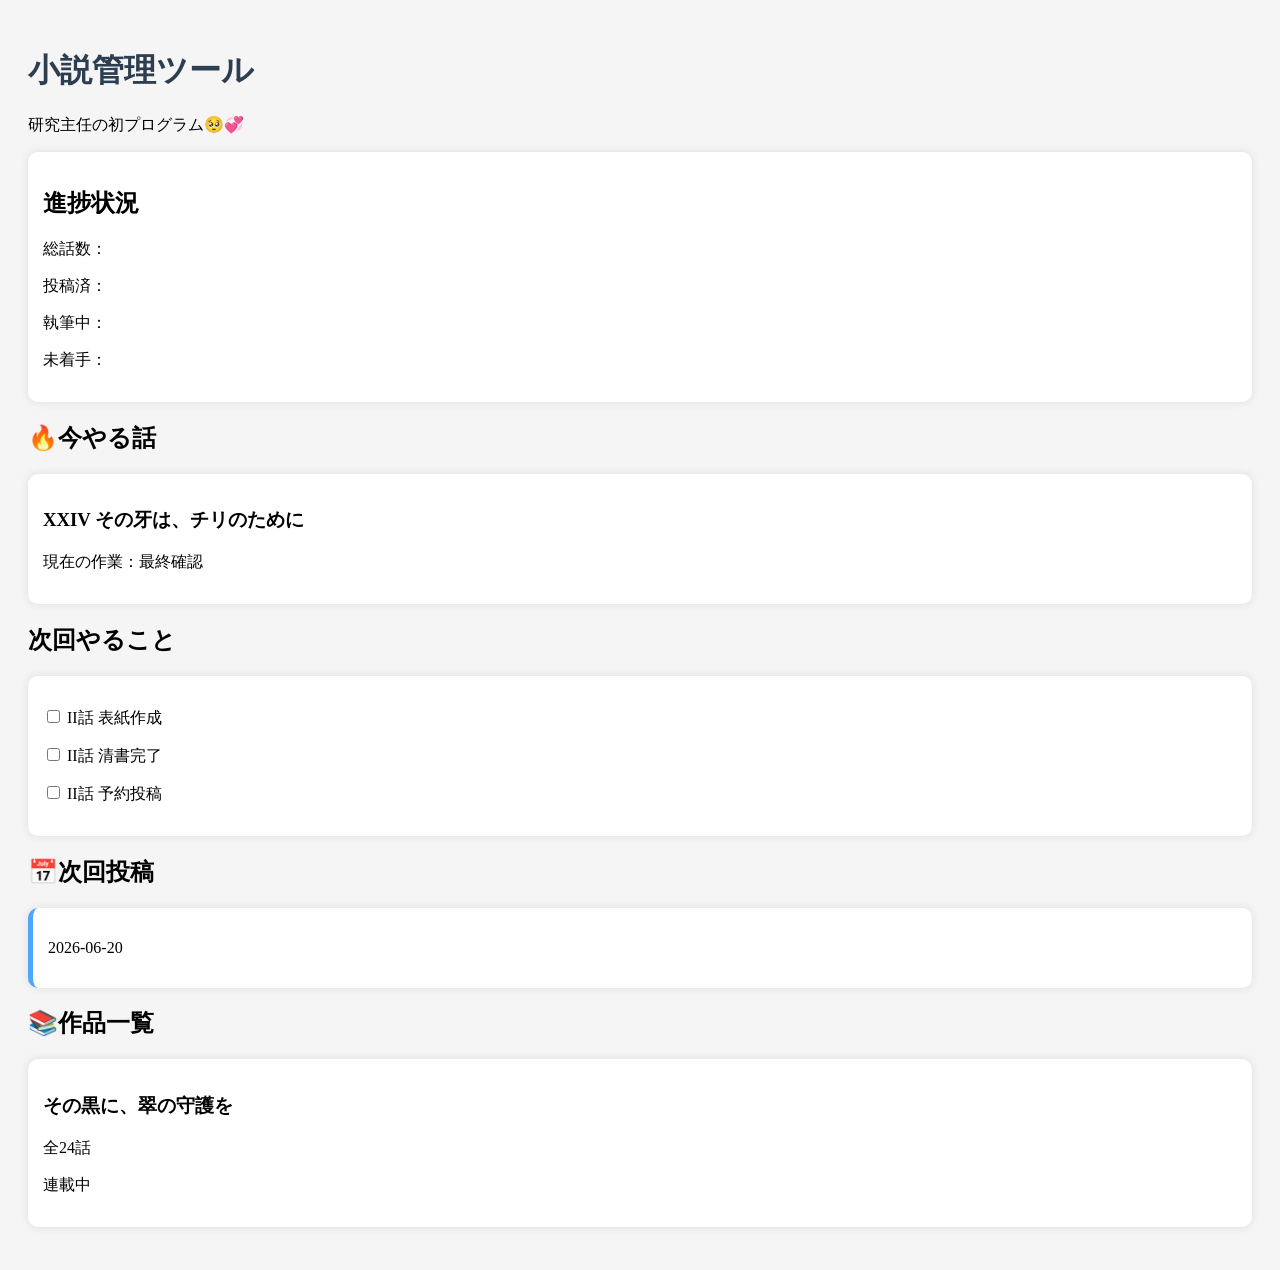
<file: index.html>
<!DOCTYPE html>
<html>
    <style>

body{
    background-color:#f5f5f5;
    font-family:"Yu Gothic";
    padding:20px;
}

.card{
    background:white;
    border-radius:10px;
    padding:15px;
    margin-bottom:15px;
    box-shadow:0 0 10px rgba(0,0,0,0.1);
}

h1{
    color:#2c3e50;
}

.status{
    display:inline-block;
    padding:4px 10px;
    border-radius:20px;
    font-size:12px;
    font-weight:bold;
}

.done{
    background:#d4f8d4;
    color:#1f7a1f;
}

.writing{
    background:#fff3c4;
    color:#8a6500;
}

.notyet{
    background:#ffd6d6;
    color:#a10000;
}
.cover-done {
    color: #28a745;
    font-weight: bold;
}

.cover-notyet {
    color: #dc3545;
    font-weight: bold;
}
.text-writing {
    color: #ffc107;
    font-weight: bold;
}

.text-done {
    color: #28a745;
    font-weight: bold;
}
.reserve-done {
    color: #28a745;
    font-weight: bold;
}

.reserve-notyet {
    color: #dc3545;
    font-weight: bold;
}
.pixiv-public {
    color: #28a745;
    font-weight: bold;
}

.pixiv-private {
    color: #dc3545;
    font-weight: bold;
}
.schedule-set {
    color: #28a745;
    font-weight: bold;
}

.schedule-notset {
    color: #dc3545;
    font-weight: bold;
}
.card[data-status="done"] {
    border-left: 6px solid #28a745;
}

.card[data-status="writing"] {
    border-left: 6px solid #ffc107;
}

.card[data-status="notyet"] {
    border-left: 6px solid #dc3545;
}
.card.schedule {
    border-left: 5px solid #4da6ff;
}
.done-task {
    color: gray;
    text-decoration: line-through;
}

</style>
<head>
    <title>小説管理ツール</title>
</head>
<body>
    <h1>小説管理ツール</h1>
    <p>研究主任の初プログラム🥺💞</p>
    <div class="card">

<h2>進捗状況</h2>

<p>総話数：<span id="totalCount"></span></p>
<p>投稿済：<span id="doneCount"></span></p>
<p>執筆中：<span id="writingCount"></span></p>
<p>未着手：<span id="notyetCount"></span></p>

</div>
<h2>🔥今やる話</h2>

<div class="card">
    <h3>XXIV その牙は、チリのために</h3>
    <p>現在の作業：最終確認</p>
</div>
<h2>次回やること</h2>

<div class="card">
   <p>
<input type="checkbox" id="task1">
<span id="text1">II話 表紙作成</span>

<p>
<input type="checkbox" id="task2">
<span id="text2">II話 清書完了</span>
</p>

<p>
<input type="checkbox" id="task3">
<span id="text3">II話 予約投稿</span>
</p>
</div>
<h2>📅次回投稿</h2>

<div class="card schedule">
    <p id="nextPostDate">2026-06-20</p>
    <p id="daysLeft"></p>
</div>
<h2>📚作品一覧</h2>

<a href="story.html" style="text-decoration:none; color:inherit;">
  <div class="card">
    <h3>その黒に、翠の守護を</h3>
    <p>全24話</p>
    <p>連載中</p>
  </div>
</a>


</body>
</html>
</file>
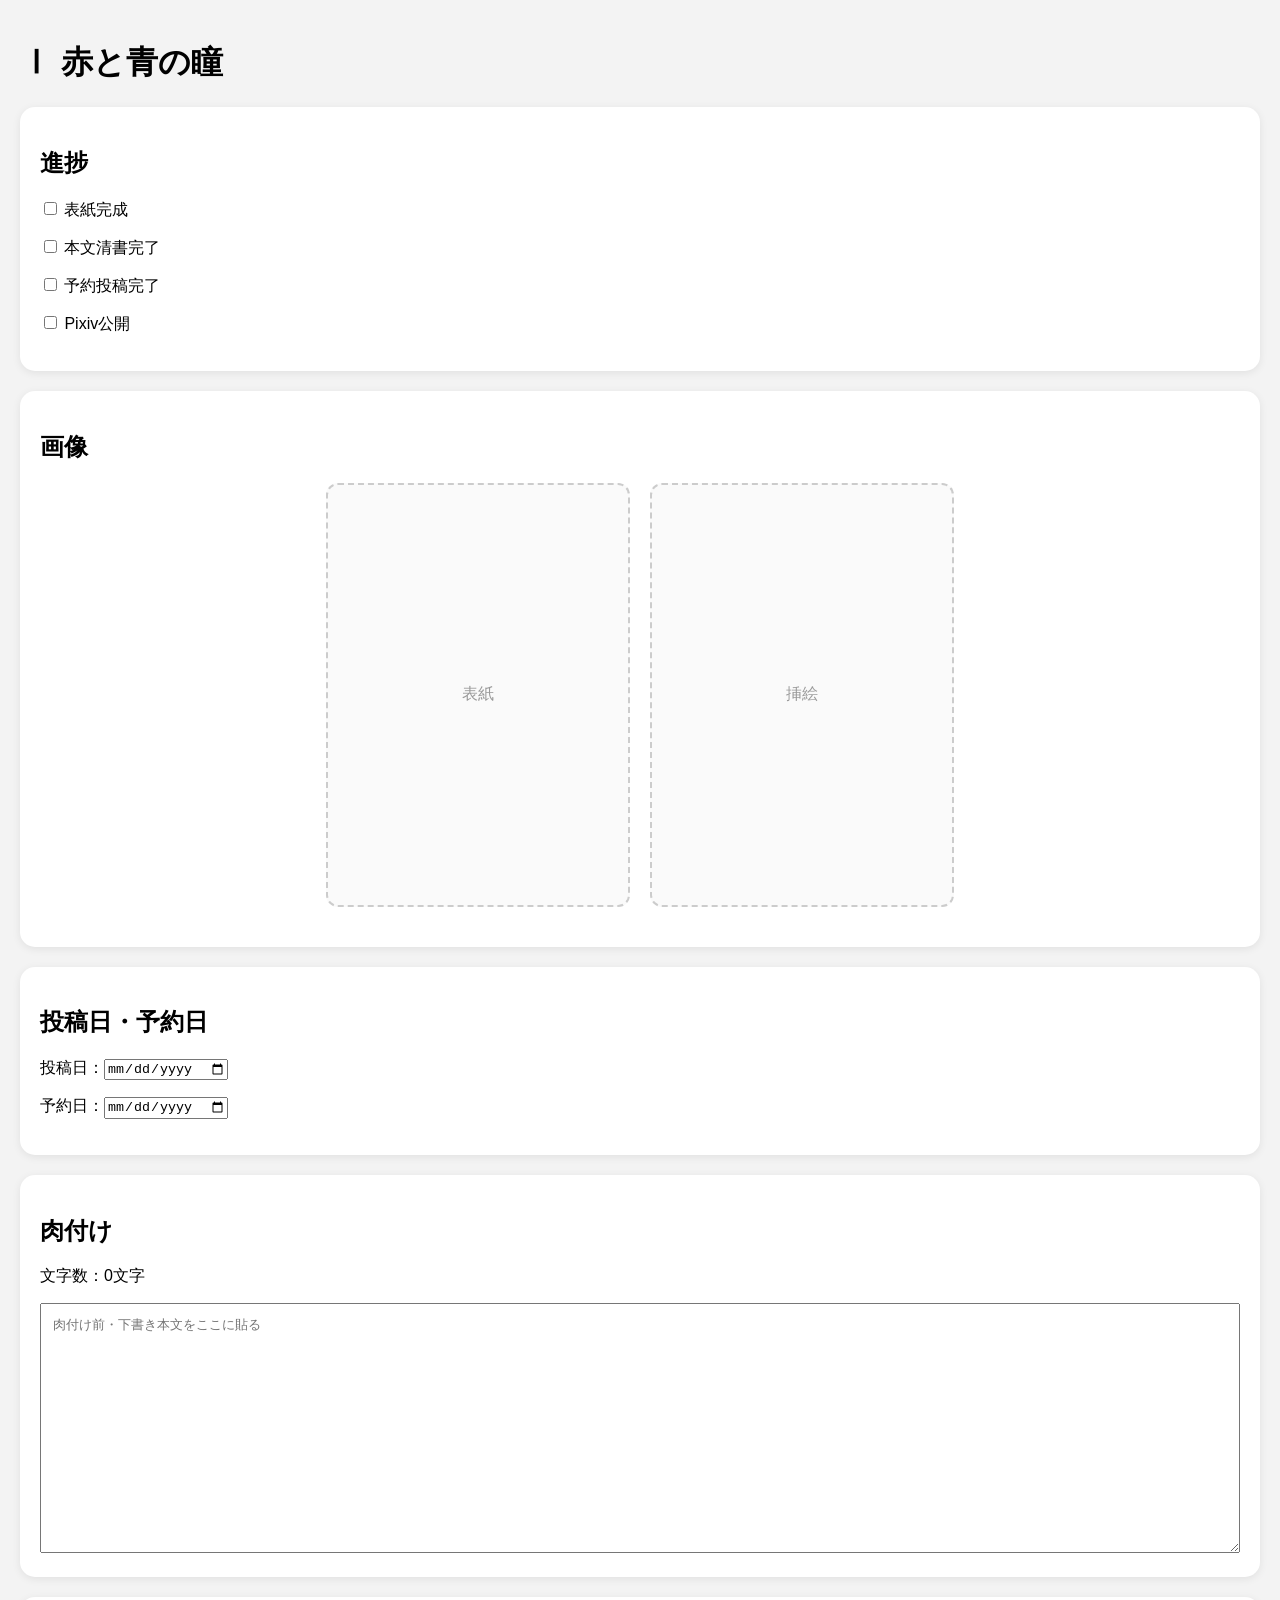
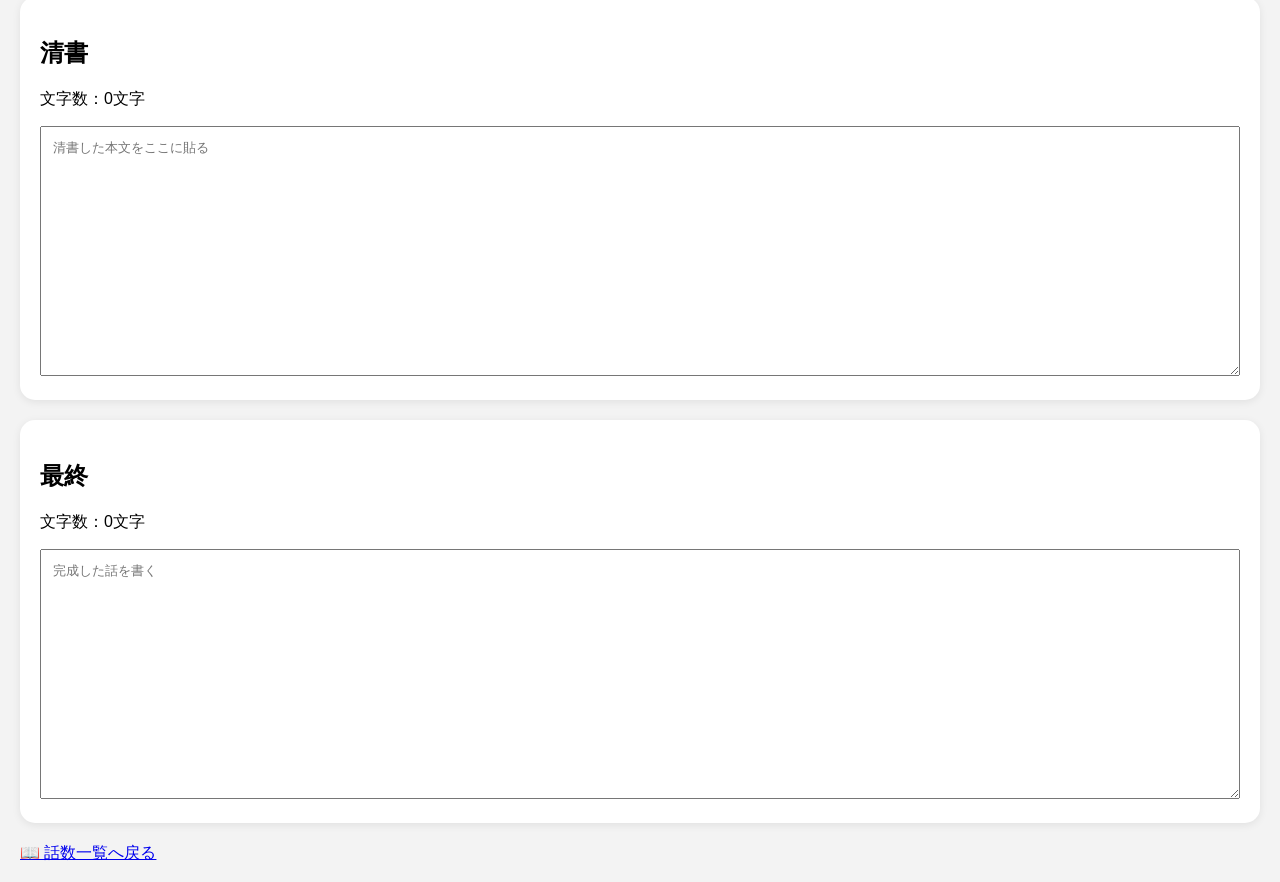
<file: episode1.html>
<!DOCTYPE html>
<html lang="ja">
<head>
  <meta charset="UTF-8">
  <title>Ⅰ 赤と青の瞳</title>
  <link rel="stylesheet" href="style.css">
</head>
<body>

<h1>Ⅰ 赤と青の瞳</h1>

<div class="card">
  <h2>進捗</h2>

  <p><input type="checkbox" id="episode1-cover"> 表紙完成</p>
  <p><input type="checkbox" id="episode1-text"> 本文清書完了</p>
  <p><input type="checkbox" id="episode1-reserve"> 予約投稿完了</p>
  <p><input type="checkbox" id="episode1-pixiv"> Pixiv公開</p>
</div>

<div class="card">
  <h2>画像</h2>

  <div class="image-area">
    <div class="image-box">表紙</div>
    <div class="image-box">挿絵</div>
  </div>
</div>

<div class="card">
  <h2>投稿日・予約日</h2>

  <p>投稿日：<input type="date" id="episode1-post-date"></p>
  <p>予約日：<input type="date" id="episode1-reserve-date"></p>
</div>

<div class="card">
  <h2>肉付け</h2>
  <p id="draftCount">文字数：0文字</p>
  <textarea id="draftText" class="text-area" placeholder="肉付け前・下書き本文をここに貼る"></textarea>
</div>

<div class="card">
  <h2>清書</h2>
  <p id="cleanCount">文字数：0文字</p>
  <textarea id="cleanText" class="text-area" placeholder="清書した本文をここに貼る"></textarea>
</div>

<div class="card">
  <h2>最終</h2>
  <p id="finalCount">文字数：0文字</p>
  <textarea id="finalText" class="text-area" placeholder="完成した話を書く"></textarea>
</div>
<a href="story.html">📖 話数一覧へ戻る</a>

<script>
const cleanText = document.getElementById("cleanText");
cleanText.value = localStorage.getItem("episode1CleanText") || "";
cleanText.addEventListener("input", () => {
  localStorage.setItem("episode1CleanText", cleanText.value);
});

const draftText = document.getElementById("draftText");
draftText.value = localStorage.getItem("episode1DraftText") || "";
draftText.addEventListener("input", () => {
  localStorage.setItem("episode1DraftText", draftText.value);
});

const postDate = document.getElementById("episode1-post-date");
postDate.value = localStorage.getItem("episode1PostDate") || "";
postDate.addEventListener("change", () => {
  localStorage.setItem("episode1PostDate", postDate.value);
});

const reserveDate = document.getElementById("episode1-reserve-date");
reserveDate.value = localStorage.getItem("episode1ReserveDate") || "";
reserveDate.addEventListener("change", () => {
  localStorage.setItem("episode1ReserveDate", reserveDate.value);
});

const episodeChecks = document.querySelectorAll('input[type="checkbox"]');

episodeChecks.forEach(check => {
  const saved = localStorage.getItem(check.id);

  if (saved === "true") {
    check.checked = true;
  }

  check.addEventListener("change", () => {
    localStorage.setItem(check.id, check.checked);
  });
});
const draftCount =
document.getElementById("draftCount");

const cleanCount =
document.getElementById("cleanCount");

const finalText =
document.getElementById("finalText");
finalText.value = localStorage.getItem("episode1FinalText") || "";

finalText.addEventListener("input", () => {
  localStorage.setItem("episode1FinalText", finalText.value);
  updateCounts();
});

const finalCount =
document.getElementById("finalCount");

function updateCounts() {

  draftCount.textContent =
    "文字数：" +
    draftText.value.length +
    "文字";

  cleanCount.textContent =
    "文字数：" +
    cleanText.value.length +
    "文字";

  finalCount.textContent =
    "文字数：" +
    finalText.value.length +
    "文字";
}


draftText.addEventListener(
  "input",
  updateCounts
);

cleanText.addEventListener(
  "input",
  updateCounts
);

updateCounts();
</script>

</body>
</html>
</file>
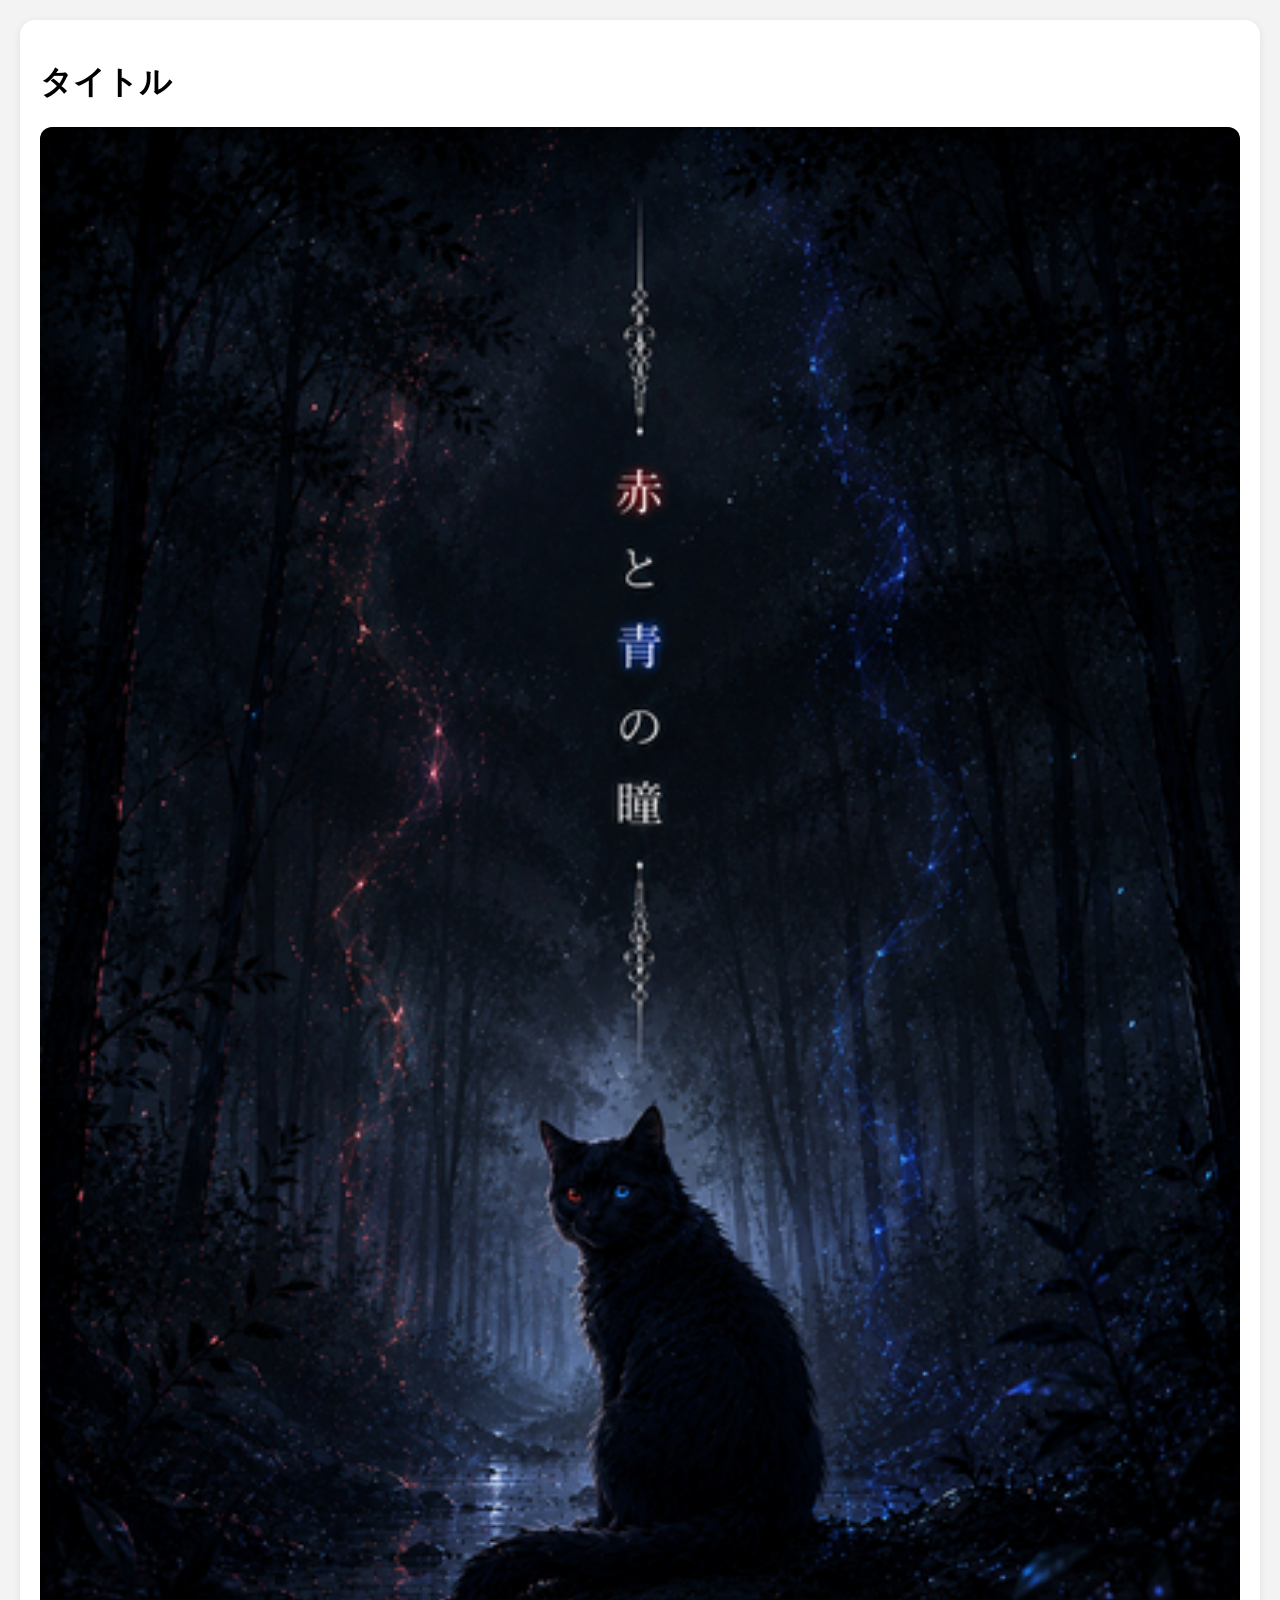
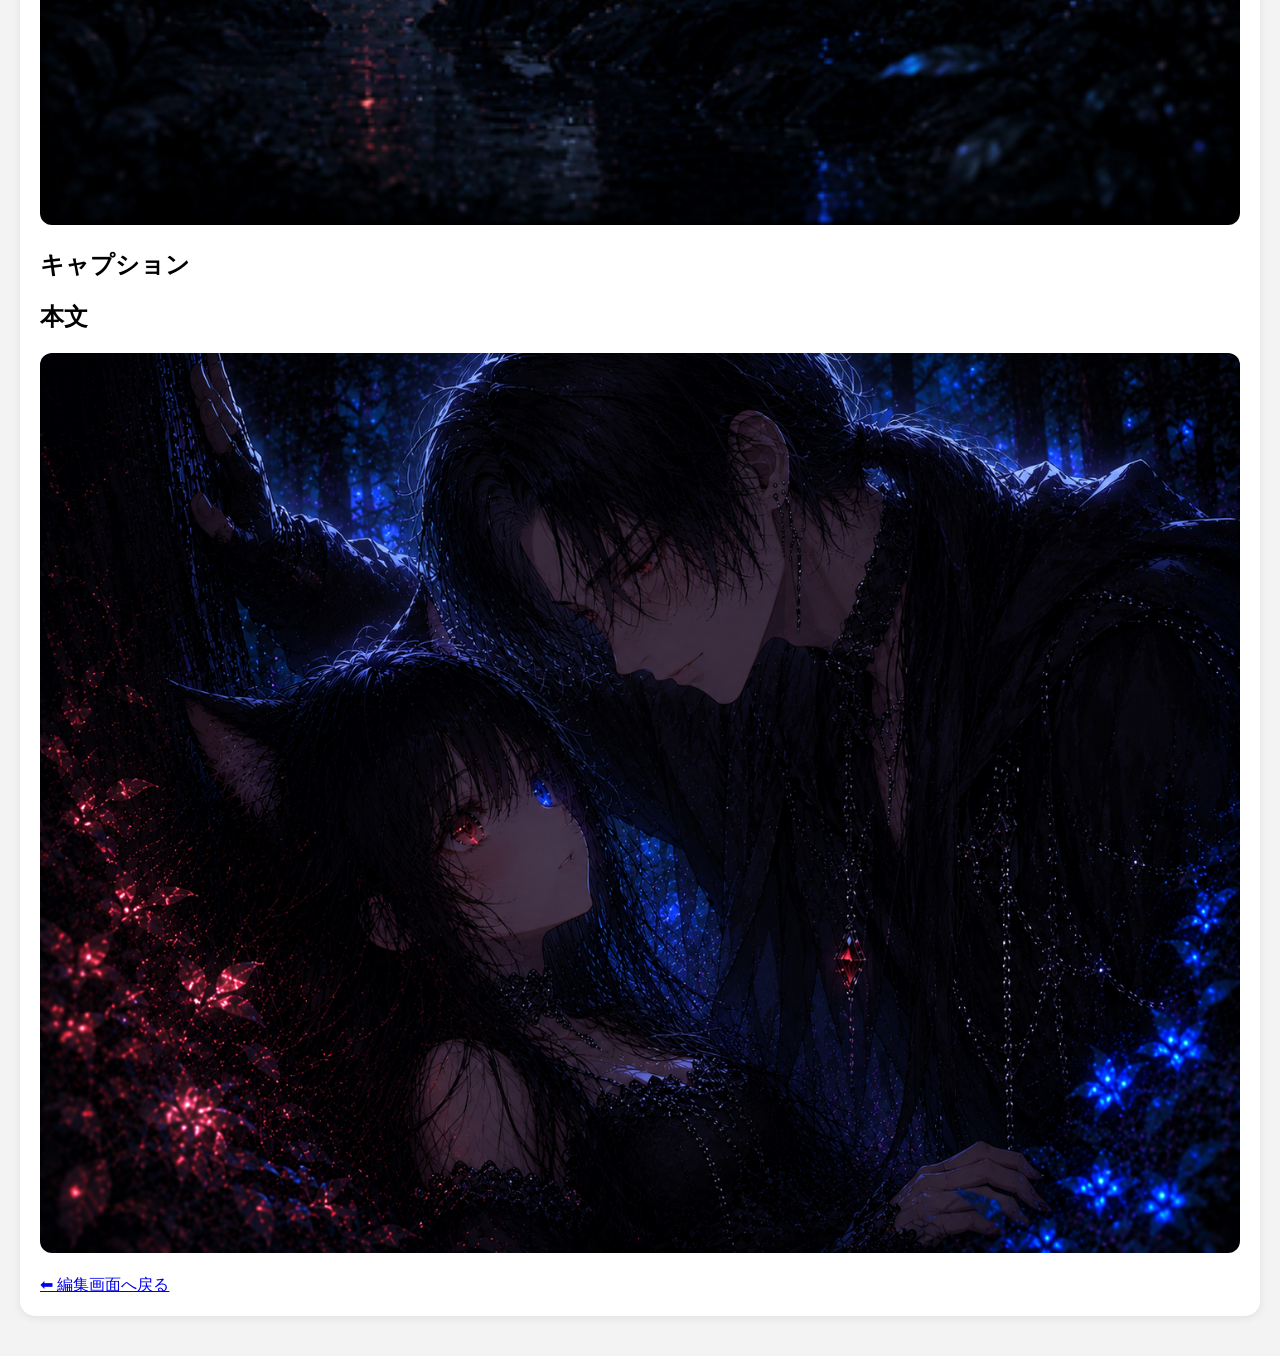
<file: preview.html>
<!DOCTYPE html>
<html lang="ja">
<head>
<meta charset="UTF-8">
<title>プレビュー</title>
<link rel="stylesheet" href="style.css">
</head>
<body>

<div class="card">

<h1 id="previewTitle">
タイトル
</h1>

<img
  id="previewCover"
  class="detail-image"
  alt="表紙"
>

<h2>キャプション</h2>

<div id="previewCaption"></div>

<h2>本文</h2>

<div id="previewText"></div>

<img
  id="previewIllust"
  class="detail-image"
  alt="挿絵"
>

<br><br>

<a href="javascript:history.back()">
⬅ 編集画面へ戻る
</a>

</div>

<script src="episodes.js"></script>

<script>

const params =
  new URLSearchParams(
    window.location.search
  );

const episodeId =
  params.get("id") || "1";

document.getElementById(
  "previewCover"
).src =
  "covers/cover" +
  episodeId +
  ".png";

document.getElementById(
  "previewIllust"
).src =
  "illusts/illust" +
  episodeId +
  ".png";

document.getElementById(
  "previewTitle"
).textContent =
  localStorage.getItem(
    "episode" +
    episodeId +
    "Title"
  ) || "タイトル";

document.getElementById(
  "previewCaption"
).innerText =
  localStorage.getItem(
    "episode" +
    episodeId +
    "CaptionText"
  ) || "";

document.getElementById(
  "previewText"
).innerText =
  localStorage.getItem(
    "episode" +
    episodeId +
    "FinalText"
  ) || "";

</script>

</body>
</html>
</file>
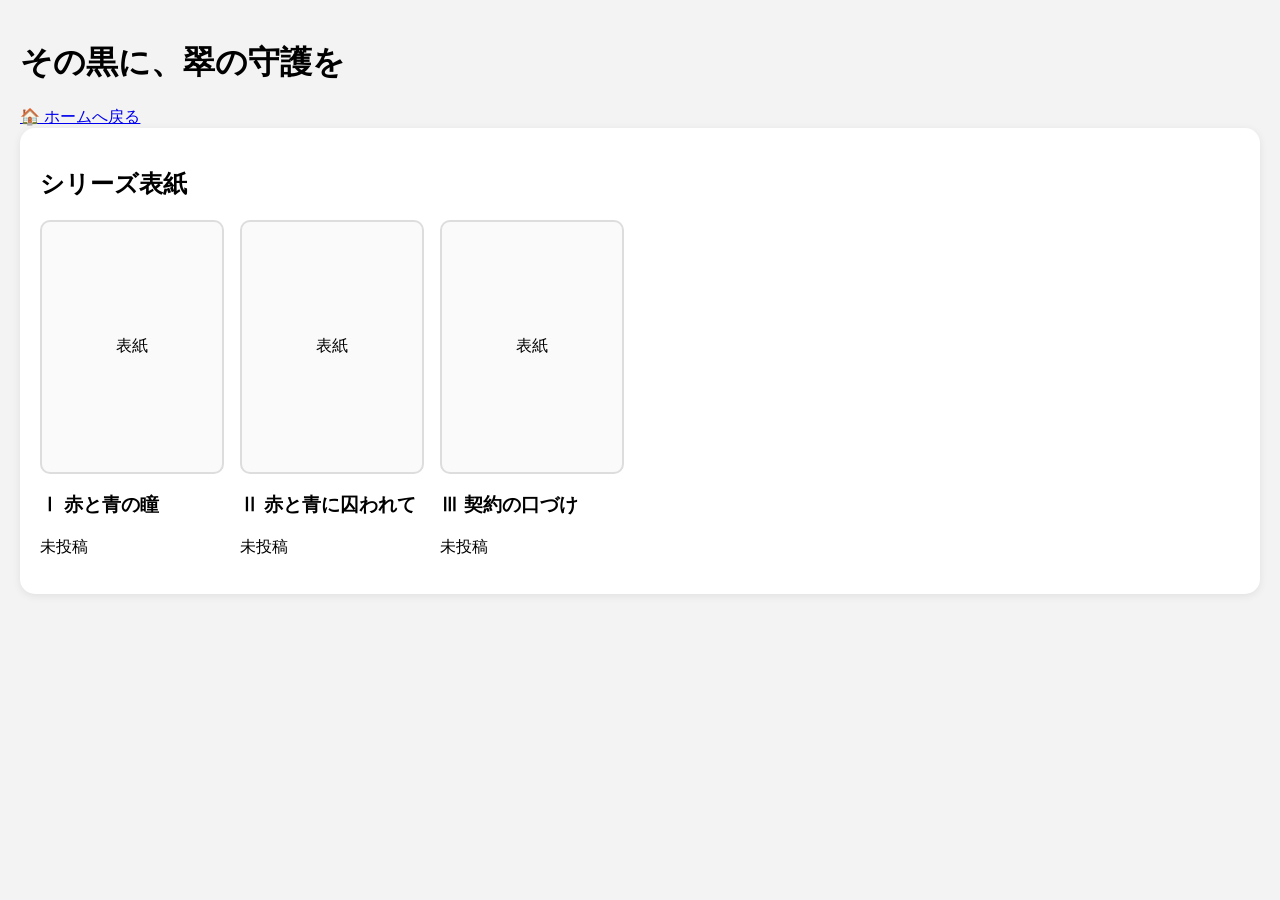
<file: series1.html>
<!DOCTYPE html>
<html lang="ja">
<head>
  <meta charset="UTF-8">
  <title>その黒に、翠の守護を</title>
  <link rel="stylesheet" href="style.css">
</head>
<body>

  <h1>その黒に、翠の守護を</h1>

  <a href="index.html">🏠 ホームへ戻る</a>

  <section class="card">
    <h2>シリーズ表紙</h2>

    <div class="cover-list">

      <a href="episode1.html" class="cover-card">
        <div class="cover-image">表紙</div>
        <h3>Ⅰ 赤と青の瞳</h3>
        <p>未投稿</p>
      </a>

      <a href="#" class="cover-card">
        <div class="cover-image">表紙</div>
        <h3>Ⅱ 赤と青に囚われて</h3>
        <p>未投稿</p>
      </a>

      <a href="#" class="cover-card">
        <div class="cover-image">表紙</div>
        <h3>Ⅲ 契約の口づけ</h3>
        <p>未投稿</p>
      </a>

    </div>
  </section>

</body>
</html>
</file>
<file: style.css>
body {
    background: #f3f3f3;
    font-family: sans-serif;
    margin: 0;
    padding: 20px;
}

.card {
    background: white;
    border-radius: 15px;
    padding: 20px;
    margin-bottom: 20px;
    box-shadow: 0 2px 8px rgba(0,0,0,0.08);
}

.cover-list {
    display: flex;
    gap: 20px;
    flex-wrap: wrap;
}

.cover-card {
    text-decoration: none;
    color: black;
    width: 180px;
}

.cover-image {
    width: 180px;
    height: 250px;
    border: 2px solid #ddd;
    border-radius: 10px;
    background: #fafafa;

    display: flex;
    align-items: center;
    justify-content: center;
}

.cover-card:hover {
    transform: translateY(-5px);
}
.image-area{
  display:flex;
  justify-content:center;
  gap:20px;

  margin-bottom:20px;
}

.image-box {
  width: 300px;
  height: 420px;
  border: 2px dashed #ccc;
  border-radius: 12px;
  background: #fafafa;
  display: flex;
  align-items: center;
  justify-content: center;
  color: #999;
}

.text-area {
  width: 100%;
  min-height: 250px;
  padding: 12px;
  box-sizing: border-box;
}
.story-card {
  width: 220px;
  background: white;
  border-radius: 12px;
  padding: 16px;
  text-decoration: none;
  color: #222;
  box-shadow: 0 2px 8px rgba(0,0,0,0.08);
}
.story-card-header {
  display: block;
}

.story-card-header h3 {
  margin: 10px 0;
  line-height: 1.4;
}

.status-badge {
  display: inline-block;
  margin-bottom: 8px;
}

.post-date {
  display: block;
  font-size: 14px;
  color: #666;
  margin-bottom: 8px;
}
.story-card-header h3 {
  margin: 0;
}


.post-date {
  font-size: 14px;
  color: #666;
  white-space: nowrap;
}

.story-card-header h3 {
  margin: 0;
}

.status-badge {
  padding: 5px 12px;
  border-radius: 999px;
  font-size: 13px;
  font-weight: bold;
}

.status-badge.posted {
  background: #d4f8d4;
  color: #1f7a1f;
}

.status-badge.writing {
  background: #fff3c4;
  color: #8a6500;
}

.status-badge.not-started {
  background: #ffd6d6;
  color: #a10000;
}
#totalCount {
  font-size: 28px;
  font-weight: bold;
  color: #2c3e50;
  text-align: center;
}
.stats-row {
  display: flex;
  gap: 15px;
  margin-bottom: 20px;
}

.stat-box {
  flex: 1;
  background: white;
  border-radius: 12px;
  padding: 15px;
  text-align: center;
  box-shadow: 0 2px 8px rgba(0,0,0,0.08);
}

.stat-title {
  font-size: 14px;
  color: #666;
  margin-bottom: 8px;
}

.stat-count {
  font-size: 24px;
  font-weight: bold;
}
.schedule-row{
  display:flex;
  gap:15px;
  margin-bottom:20px;
}

.schedule-box{
  flex:1;
  background:white;
  border-radius:12px;
  padding:20px;
  text-align:center;
  box-shadow:0 2px 8px rgba(0,0,0,0.08);
}

.schedule-title{
  color:#666;
  font-size:14px;
  margin-bottom:10px;
}

.schedule-episode{
  font-size:24px;
  font-weight:bold;
  margin-bottom:10px;
}

.schedule-days{
  color:#2c3e50;
  font-weight:bold;
}
.status-badge.reserved {
  background: #dbeafe;
  color: #1d4ed8;
}

.status-badge.clean {
  background: #e9d5ff;
  color: #6b21a8;
}

.status-badge.cover {
  background: #fce7f3;
  color: #be185d;
}
.post-date{
  font-size:14px;
  color:#666;
}
.cover-thumb{
  width:100%;
  height:300px;
  object-fit:cover;
  border-radius:10px;
  margin-bottom:10px;
}
#episodeList{
  display:flex;
  flex-wrap:wrap;
  gap:20px;
}
.filter-row{
  display:flex;
  gap:10px;
  margin:20px 0;
  flex-wrap:wrap;
}

.filter-row button{
  border:none;
  background:white;
  padding:8px 14px;
  border-radius:999px;
  box-shadow:0 2px 8px rgba(0,0,0,0.08);
  cursor:pointer;
  font-weight:bold;
}
.next-work-row {
  display: flex;
  gap: 15px;
  margin-bottom: 20px;
  flex-wrap: wrap;
}

.next-work-card {
  flex: 1;
  min-width: 180px;
  background: white;
  border-radius: 12px;
  padding: 16px;
  text-decoration: none;
  color: #222;
  box-shadow: 0 2px 8px rgba(0,0,0,0.08);

  text-align: center;
}

.next-work-title {
  font-size: 14px;
  color: #666;
  margin-bottom: 10px;
}

.next-work-episode {
  font-size: 18px;
  font-weight: bold;
  line-height: 1.4;
}
.next-work-title {
  font-size: 14px;
  color: #666;
  margin-bottom: 10px;
  text-align: center;
}
.next-work-episode {
  font-size: 20px;
  font-weight: bold;
  line-height: 1.4;
  text-align: center;
}
.image-area{
  display:flex;
  justify-content:center;
  gap:20px;
}

.top-row{
  display:flex;
  justify-content:center;
  gap:20px;
  align-items:flex-start;
}

.progress-card{
  width:250px;
}

.side-column{
  display:flex;
  flex-direction:column;
  gap:20px;
}
.word-card{
  width:200px;
  text-align:center;
  margin-bottom:20px;
}

#finalWordCountBig{
  font-size:32px;
  font-weight:bold;
}
.detail-image{
  width:100%;
  height:100%;
  object-fit:cover;
  border-radius:12px;
}
button{
  border:none;
  background:white;
  padding:8px 14px;
  border-radius:999px;
  box-shadow:0 2px 8px rgba(0,0,0,0.08);
  cursor:pointer;
  font-weight:bold;
  margin-bottom:10px;
}
@media (max-width: 900px) {
  .top-row {
    flex-direction: column;
    align-items: center;
  }

  .image-area {
    justify-content: center;
  }

  .side-column {
    width: 100%;
    align-items: center;
  }

  .progress-card,
  .date-card,
  .word-card {
    width: 90%;
    max-width: 360px;
  }
}
.modal {
  display: none;
  position: fixed;
  z-index: 999;
  left: 0;
  top: 0;
  width: 100%;
  height: 100%;
  background: rgba(0,0,0,0.4);
}

.modal-content {
  background: white;
  width: 90%;
  height: 85%;
  margin: 3% auto;
  padding: 20px;
  border-radius: 15px;
  box-sizing: border-box;
}

#modalTextarea {
  width: 100%;
  height: 75%;
  box-sizing: border-box;
  font-size: 18px;
  line-height: 1.8;
}
</file>
